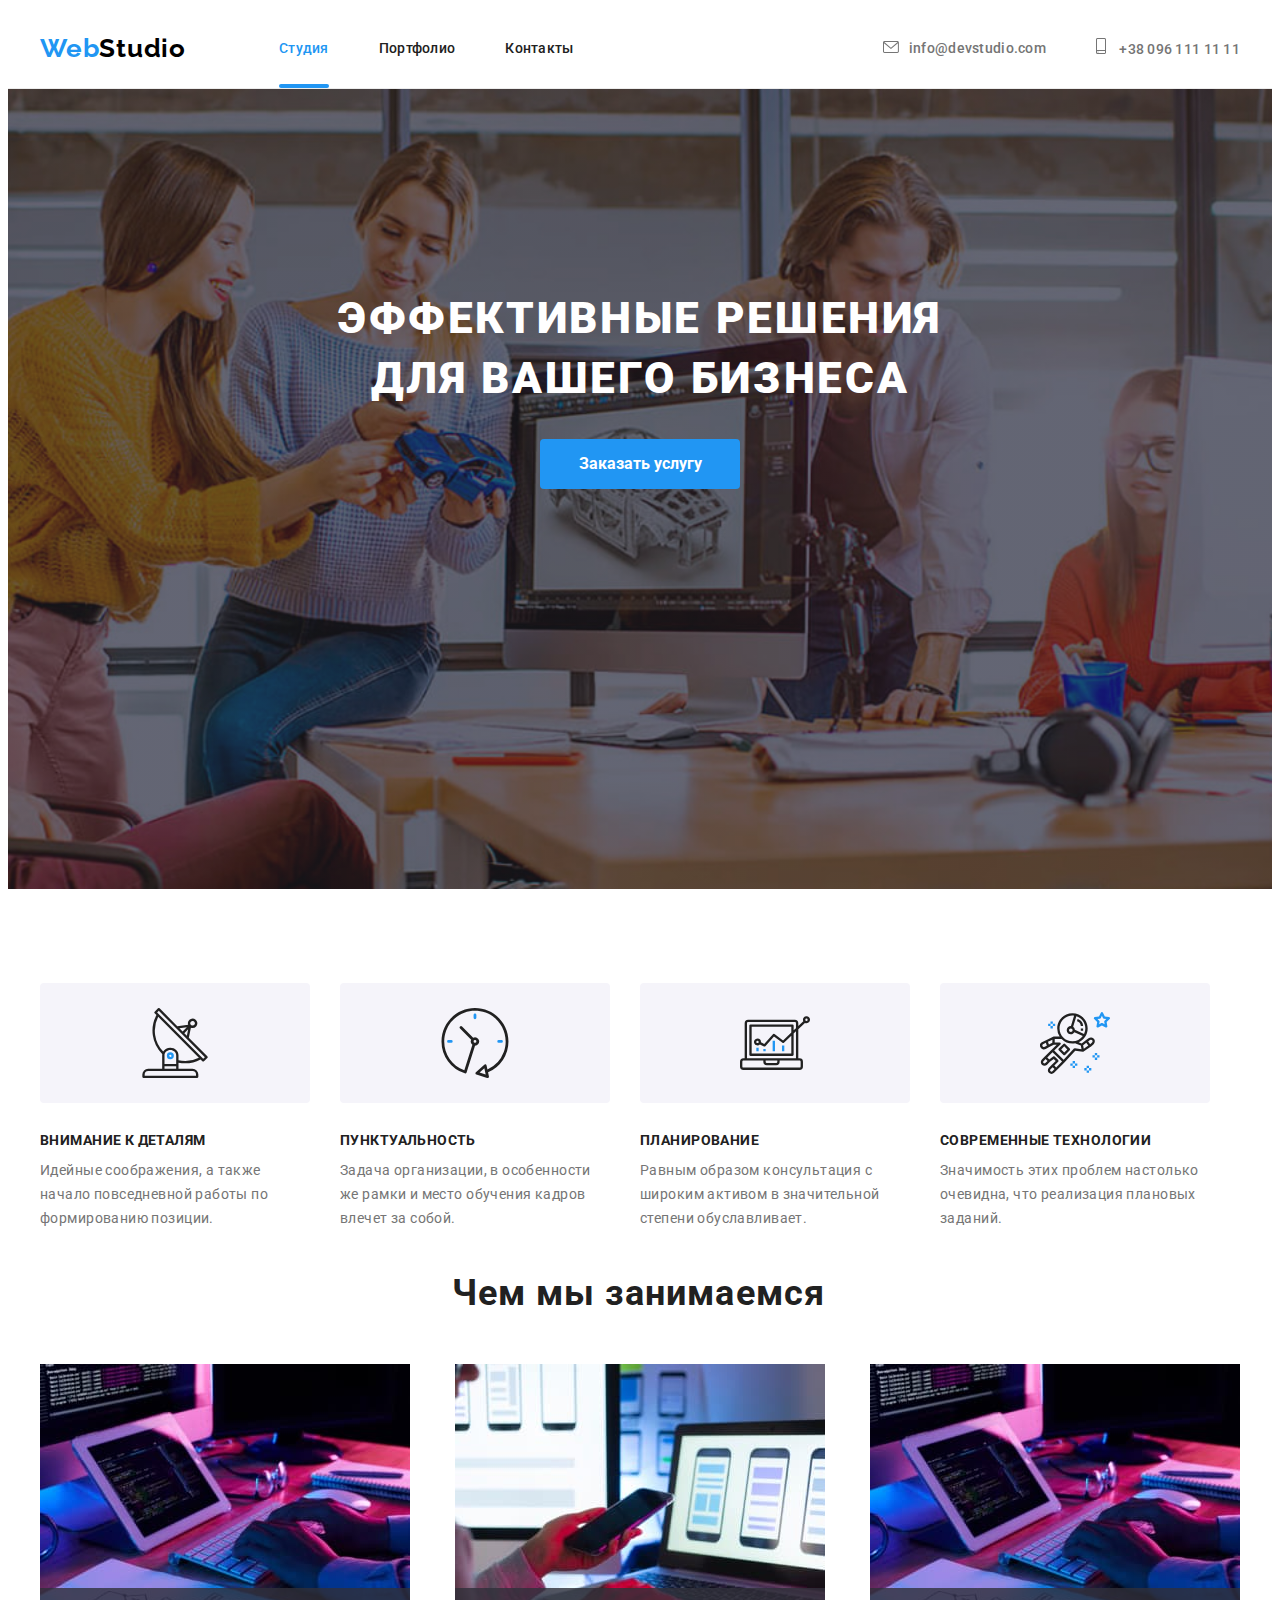
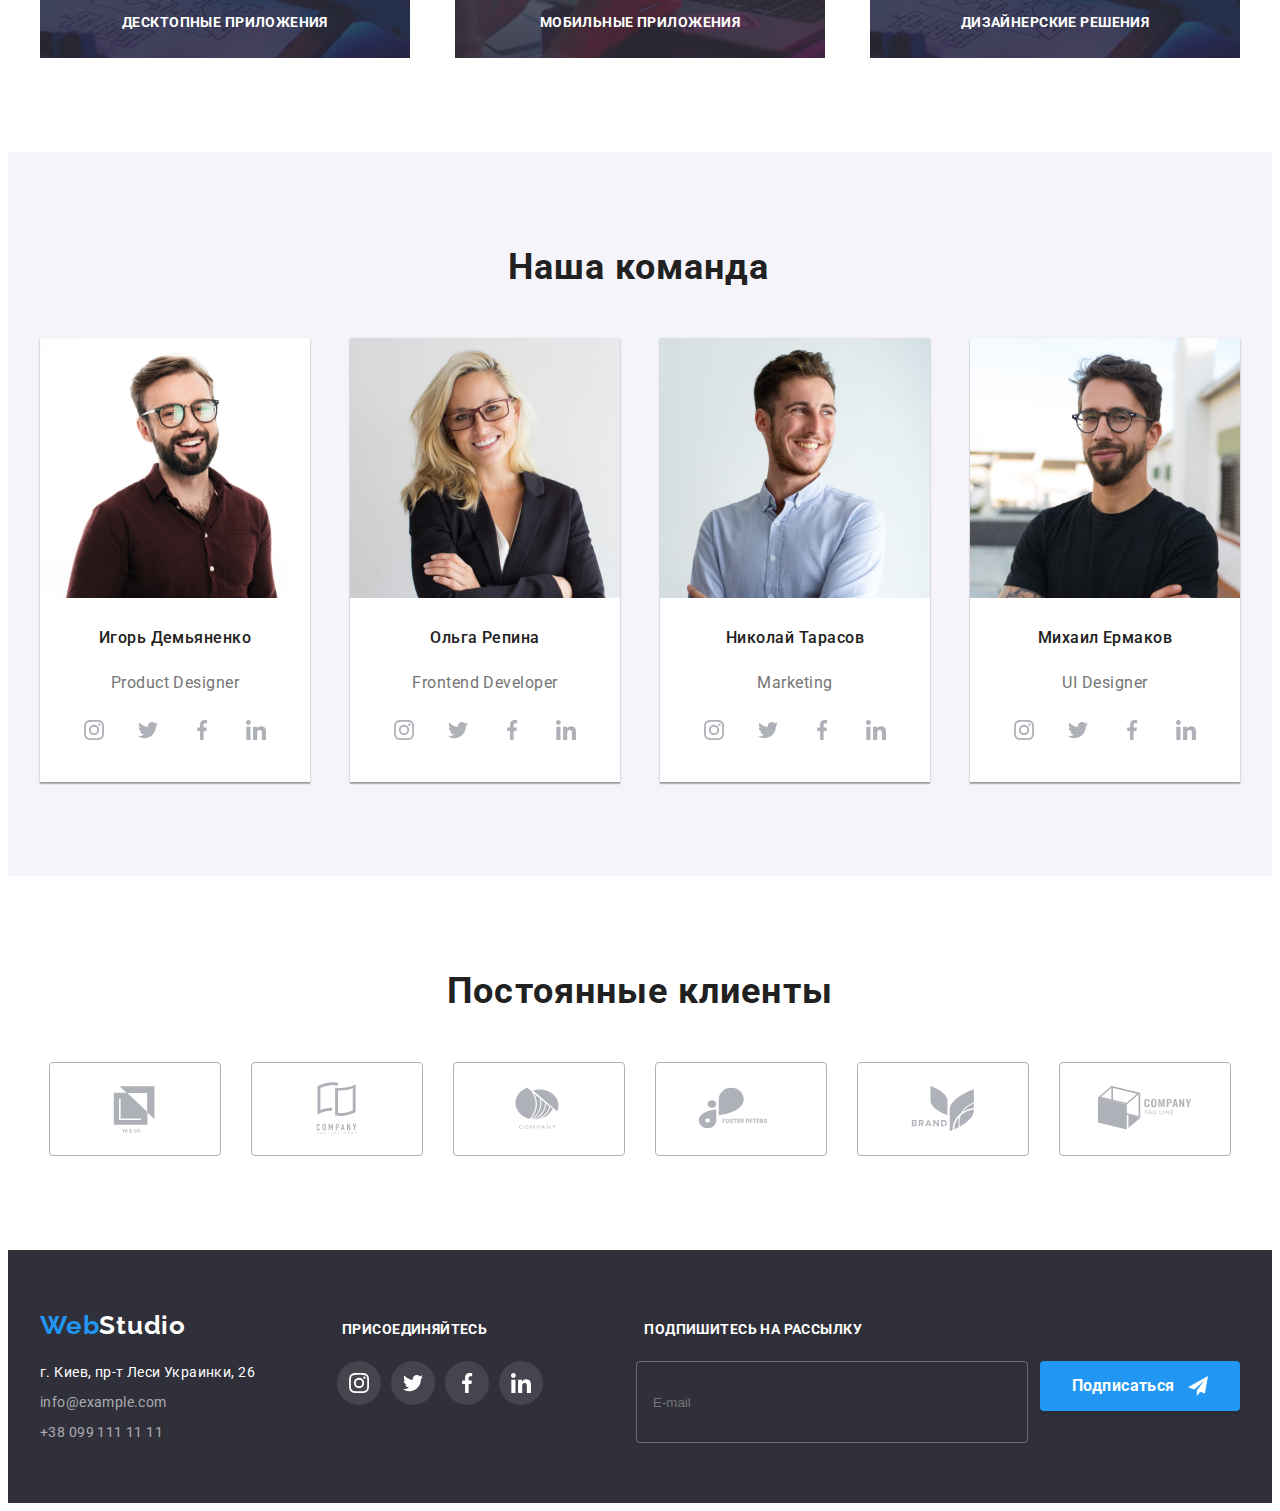
<file: index.html>
<!DOCTYPE html>
<html lang="ru">
  <head>
    <meta charset="UTF-8" />
    <meta http-equiv="X-UA-Compatible" content="IE=edge" />
    <meta name="viewport" content="width=device-width, initial-scale=1.0" />
    <title>Business company</title>
    <link
      rel="stylesheet"
      href="https://cdnjs.cloudflare.com/ajax/libs/modern-normalize/1.1.0/modern-normalize.min.css"
      integrity="sha512-wpPYUAdjBVSE4KJnH1VR1HeZfpl1ub8YT/NKx4PuQ5NmX2tKuGu6U/JRp5y+Y8XG2tV+wKQpNHVUX03MfMFn9Q=="
      crossorigin="anonymous"
      referrerpolicy="no-referrer"
    />
    <link rel="stylesheet" href="./css/styles.css" />
    <link rel="preconnect" href="https://fonts.googleapis.com" />
    <link rel="preconnect" href="https://fonts.gstatic.com" crossorigin />
    <link
      href="https://fonts.googleapis.com/css2?family=Raleway:wght@700&family=Roboto:wght@400;500;700;900&display=swap"
      rel="stylesheet"
    />
  </head>
  <body>
    <!--HEADER-->
    <header class="header">
      <div class="container header-nav">
        <nav class="header-nav">
          <a class="link logo" aria-label="Логотип" href="./index.html"
            >web<span class="black">Studio</span>
          </a>
          <ul class="list header-item">
            <li class="item">
              <a class="menu-link link current-page" href="./index.html"
                >студия</a
              >
            </li>
            <li class="item">
              <a class="menu-link link" href="./portfolio.html">портфолио</a>
            </li>
            <li class="item">
              <a class="menu-link link" href="#">контакты</a>
            </li>
          </ul>
        </nav>
        <ul class="list header-item">
          <li class="item">
            <a class="header-contacts link" href="mailto:info@devstudio.com"
              ><svg class="contact-icon" width="16" height="12">
                <use href="./Images/sprite.svg#icon-header_envelope"></use></svg
              >info@devstudio.com</a
            >
          </li>
          <li class="item">
            <a class="header-contacts link" href="tel:0961111111"
              ><svg class="contact-icon" width="10" height="16">
                <use href="./Images/sprite.svg#icon-header_smartphone"></use>
              </svg>
              +38 096 111 11 11</a
            >
          </li>
        </ul>
      </div>
    </header>
    <main>
      <!--HERO-->

      <section class="hero">
        <div class="container hero-container">
          <h1 class="hero-title">эффективные решения для вашего бизнеса</h1>
          <button data-modal-open class="modal-btn" type="button">
            Заказать услугу
          </button>
        </div>
      </section>

      <!-- BENEFITS -->
      <section class="benefits">
        <div class="container">
          <h2 class="hidden-title">Преимущества</h2>
          <ul class="list benefits-list">
            <li class="item inner-box">
              <div class="benefits-icon-wrapper">
                <svg width="70" height="70">
                  <use href="./Images/sprite.svg#icon-item_antenna"></use>
                </svg>
              </div>
              <h3 class="benefits-title">Внимание к деталям</h3>
              <p class="description">
                Идейные соображения, а также начало повседневной работы по
                формированию позиции.
              </p>
            </li>
            <li class="item inner-box">
              <div class="benefits-icon-wrapper">
                <svg width="70" height="70">
                  <use href="./Images/sprite.svg#icon-item_clock"></use>
                </svg>
              </div>
              <h3 class="benefits-title">Пунктуальность</h3>
              <p class="description">
                Задача организации, в особенности же рамки и место обучения
                кадров влечет за собой.
              </p>
            </li>
            <li class="item inner-box">
              <div class="benefits-icon-wrapper">
                <svg width="70" height="70">
                  <use href="./Images/sprite.svg#icon-item_diagram"></use>
                </svg>
              </div>
              <h3 class="benefits-title">Планирование</h3>
              <p class="description">
                Равным образом консультация с широким активом в значительной
                степени обуславливает.
              </p>
            </li>
            <li class="item inner-box">
              <div class="benefits-icon-wrapper">
                <svg width="70" height="70">
                  <use href="./Images/sprite.svg#icon-item_astronaut"></use>
                </svg>
              </div>
              <h3 class="benefits-title">Современные технологии</h3>
              <p class="description">
                Значимость этих проблем настолько очевидна, что реализация
                плановых заданий.
              </p>
            </li>
          </ul>
        </div>
      </section>
      <!-- ABOUT US -->

      <section class="about-us">
        <div class="container">
          <h2 class="about-us-title">Чем мы занимаемся</h2>
          <ul class="list about-us-list">
            <li class="about-us-img">
              <img
                src="./Images/work/1_man_typing.jpg"
                alt="набирает текст на клавиатуре компьютера"
                width="370"
                height="294"
              />
              <p class="about-us-description">десктопные приложения</p>
            </li>
            <li class="about-us-img">
              <img
                src="./Images/work/2_woman_look_at_the_phone.jpg"
                alt="женщина держит смартфон"
                width="370"
                height="294"
              />
              <p class="about-us-description">мобильные приложения</p>
            </li>
            <li class="about-us-img">
              <img
                src="./Images/work/1_man_typing.jpg"
                alt="палитра на планшете"
                width="370"
                height="294"
              />
              <p class="about-us-description">дизайнерские решения</p>
            </li>
          </ul>
        </div>
      </section>
      <!-- OUR TEAM -->

      <section class="our-team-section">
        <div class="container">
          <h2 class="our-team-title">Наша команда</h2>
          <ul class="list team-list">
            <li class="team-list-item">
              <img
                class="employee-image"
                src="./Images/team/Ihor_demianenko.jpg"
                alt="мужчина в очках"
                width="270"
                height="260"
              />
              <div class="team-card">
                <h3 class="employees-names">Игорь Демьяненко</h3>
                <p class="employee-description" lang="en">Product Designer</p>
                <ul class="list employee-social-list">
                  <li class="social-item">
                    <a
                      class="link employee-social-link"
                      href=""
                      target="_blank"
                      rel="noopener noreferrer"
                      aria-label="иконка Instagram"
                    >
                      <svg width="20" height="20">
                        <use
                          href="./Images/sprite.svg#icon-soc_instagram"
                        ></use>
                      </svg>
                    </a>
                  </li>
                  <li class="social-item">
                    <a
                      class="link employee-social-link"
                      href=""
                      target="_blank"
                      rel="noopener noreferrer"
                      aria-label="иконка Twitter"
                    >
                      <svg width="20" height="20">
                        <use href="./Images/sprite.svg#icon-soc_twitter"></use>
                      </svg>
                    </a>
                  </li>
                  <li class="social-item">
                    <a
                      class="link employee-social-link"
                      href=""
                      target="_blank"
                      rel="noopener noreferrer"
                      aria-label="иконка Facebook"
                    >
                      <svg width="20" height="20">
                        <use href="./Images/sprite.svg#icon-soc_facebook"></use>
                      </svg>
                    </a>
                  </li>
                  <li class="social-item">
                    <a
                      class="link employee-social-link"
                      href=""
                      target="_blank"
                      rel="noopener noreferrer"
                      aria-label="иконка Linkedin"
                    >
                      <svg width="20" height="20">
                        <use href="./Images/sprite.svg#icon-soc_linkedin"></use>
                      </svg>
                    </a>
                  </li>
                </ul>
              </div>
            </li>
            <li class="team-list-item">
              <img
                class="employee-image"
                src="./Images/team/olha_repina.jpg"
                alt="блондинка в очках"
                width="270"
                height="260"
              />
              <div class="team-card">
                <h3 class="employees-names">Ольга Репина</h3>
                <p class="employee-description" lang="en">Frontend Developer</p>
                <ul class="list employee-social-list">
                  <li class="social-item">
                    <a
                      class="link employee-social-link"
                      href=""
                      target="_blank"
                      rel="noopener noreferrer"
                      aria-label="иконка Instagram"
                    >
                      <svg width="20" height="20">
                        <use
                          href="./Images/sprite.svg#icon-soc_instagram"
                        ></use>
                      </svg>
                    </a>
                  </li>
                  <li class="social-item">
                    <a
                      class="link employee-social-link"
                      href=""
                      target="_blank"
                      rel="noopener noreferrer"
                      aria-label="иконка Twitter"
                    >
                      <svg width="20" height="20">
                        <use href="./Images/sprite.svg#icon-soc_twitter"></use>
                      </svg>
                    </a>
                  </li>
                  <li class="social-item">
                    <a
                      class="link employee-social-link"
                      href=""
                      target="_blank"
                      rel="noopener noreferrer"
                      aria-label="иконка Facebook"
                    >
                      <svg width="20" height="20">
                        <use href="./Images/sprite.svg#icon-soc_facebook"></use>
                      </svg>
                    </a>
                  </li>
                  <li class="social-item">
                    <a
                      class="link employee-social-link"
                      href=""
                      target="_blank"
                      rel="noopener noreferrer"
                      aria-label="иконка Linkedin"
                    >
                      <svg width="20" height="20">
                        <use href="./Images/sprite.svg#icon-soc_linkedin"></use>
                      </svg>
                    </a>
                  </li>
                </ul>
              </div>
            </li>
            <li class="team-list-item">
              <img
                class="employee-image"
                src="./Images/team/nikolay_tarasov.jpg"
                alt="шатен улыбается"
                width="270"
                height="260"
              />
              <div class="team-card">
                <h3 class="employees-names">Николай Тарасов</h3>
                <p class="employee-description" lang="en">Marketing</p>
                <ul class="list employee-social-list">
                  <li class="social-item">
                    <a
                      class="link employee-social-link"
                      href=""
                      target="_blank"
                      rel="noopener noreferrer"
                      aria-label="иконка Instagram"
                    >
                      <svg width="20" height="20">
                        <use
                          href="./Images/sprite.svg#icon-soc_instagram"
                        ></use>
                      </svg>
                    </a>
                  </li>
                  <li class="social-item">
                    <a
                      class="link employee-social-link"
                      href=""
                      target="_blank"
                      rel="noopener noreferrer"
                      aria-label="иконка Twitter"
                    >
                      <svg width="20" height="20">
                        <use href="./Images/sprite.svg#icon-soc_twitter"></use>
                      </svg>
                    </a>
                  </li>
                  <li class="social-item">
                    <a
                      class="link employee-social-link"
                      href=""
                      target="_blank"
                      rel="noopener noreferrer"
                      aria-label="иконка Facebook"
                    >
                      <svg width="20" height="20">
                        <use href="./Images/sprite.svg#icon-soc_facebook"></use>
                      </svg>
                    </a>
                  </li>
                  <li class="social-item">
                    <a
                      class="link employee-social-link"
                      href=""
                      target="_blank"
                      rel="noopener noreferrer"
                      aria-label="иконка Linkedin"
                    >
                      <svg width="20" height="20">
                        <use href="./Images/sprite.svg#icon-soc_linkedin"></use>
                      </svg>
                    </a>
                  </li>
                </ul>
              </div>
            </li>
            <li class="team-list-item">
              <img
                class="employee-image"
                src="./Images/team/mikhail_ermakov.jpg"
                alt="мужчина в черной футболке"
                width="270"
                height="260"
              />
              <div class="team-card">
                <h3 class="employees-names">Михаил Ермаков</h3>
                <p class="employee-description" lang="en">UI Designer</p>
                <ul class="list employee-social-list">
                  <li class="social-item">
                    <a
                      class="link employee-social-link"
                      href=""
                      target="_blank"
                      rel="noopener noreferrer"
                      aria-label="иконка Instagram"
                    >
                      <svg width="20" height="20">
                        <use
                          href="./Images/sprite.svg#icon-soc_instagram"
                        ></use>
                      </svg>
                    </a>
                  </li>
                  <li class="social-item">
                    <a
                      class="link employee-social-link"
                      href=""
                      target="_blank"
                      rel="noopener noreferrer"
                      aria-label="иконка Twitter"
                    >
                      <svg width="20" height="20">
                        <use href="./Images/sprite.svg#icon-soc_twitter"></use>
                      </svg>
                    </a>
                  </li>
                  <li class="social-item">
                    <a
                      class="link employee-social-link"
                      href=""
                      target="_blank"
                      rel="noopener noreferrer"
                      aria-label="иконка Facebook"
                    >
                      <svg width="20" height="20">
                        <use href="./Images/sprite.svg#icon-soc_facebook"></use>
                      </svg>
                    </a>
                  </li>
                  <li class="social-item">
                    <a
                      class="link employee-social-link"
                      href=""
                      target="_blank"
                      rel="noopener noreferrer"
                      aria-label="иконка Linkedin"
                    >
                      <svg width="20" height="20">
                        <use href="./Images/sprite.svg#icon-soc_linkedin"></use>
                      </svg>
                    </a>
                  </li>
                </ul>
              </div>
            </li>
          </ul>
        </div>
      </section>
      <!-- CLIENTS -->
      <section class="clients">
        <div class="container">
          <h2 class="clients-title">Постоянные клиенты</h2>
          <ul class="list client-list">
            <li class="client-item">
              <a class="client-list-link" href="#" aria-label="логотип клиента">
                <svg class="client-logo" width="106px" height="60">
                  <use href="./Images/sprite.svg#icon-logo_one"></use>
                </svg>
              </a>
            </li>
            <li class="client-item">
              <a class="client-list-link" href="#" aria-label="логотип клиента">
                <svg class="client-logo" width="106px" height="60">
                  <use href="./Images/sprite.svg#icon-logo_two"></use>
                </svg>
              </a>
            </li>
            <li class="client-item">
              <a class="client-list-link" href="#" aria-label="логотип клиента">
                <svg class="client-logo" width="106px" height="60">
                  <use href="./Images/sprite.svg#icon-logo_three"></use>
                </svg>
              </a>
            </li>
            <li class="client-item">
              <a class="client-list-link" href="#" aria-label="логотип клиента">
                <svg class="client-logo" width="106px" height="60">
                  <use href="./Images/sprite.svg#icon-logo_four"></use>
                </svg>
              </a>
            </li>
            <li class="client-item">
              <a class="client-list-link" href="#" aria-label="логотип клиента">
                <svg class="client-logo" width="106px" height="60">
                  <use href="./Images/sprite.svg#icon-logo_five"></use>
                </svg>
              </a>
            </li>
            <li class="client-item">
              <a class="client-list-link" href="#" aria-label="логотип клиента">
                <svg class="client-logo" width="106px" height="60">
                  <use href="./Images/sprite.svg#icon-logo_six"></use>
                </svg>
              </a>
            </li>
          </ul>
        </div>
      </section>
    </main>
    <!-- FOOTER -->

    <footer class="footer">
      <div class="container">
        <div class="footer-logo">
          <a class="link logo" href="./index.html">
            web<span class="white">Studio</span></a
          >
        </div>
        <h3 class="join-title">присоединяйтесь</h3>
        <h3 class="join-title">подпишитесь на рассылку</h3>
        <address class="address">
          <div class="address-box">
            <ul class="list">
              <li class="address-box-item">
                <a
                  class="link address"
                  href="https://goo.gl/maps/ie7istwT3fBo9TBA6"
                  target="_blank"
                  rel="noopener noreferrer"
                  >г. Киев, пр-т Леси Украинки, 26</a
                >
              </li>
              <li class="address-box-item">
                <a class="link contact-footer" href="mailto:info@example.com"
                  >info@example.com</a
                >
              </li>
              <li class="address-box-item">
                <a class="link contact-footer" href="tel:0991111111"
                  >+38 099 111 11 11</a
                >
              </li>
            </ul>
          </div>
          <div class="join-links">
            <ul class="list studio-social-list">
              <li class="social-item">
                <a
                  class="link studio-social-link"
                  href=""
                  target="_blank"
                  rel="noopener noreferrer"
                  aria-label="иконка Instagramm"
                >
                  <svg width="20" height="20">
                    <use href="./Images/sprite.svg#icon-soc_instagram"></use>
                  </svg>
                </a>
              </li>
              <li class="social-item">
                <a
                  class="link studio-social-link"
                  href=""
                  target="_blank"
                  rel="noopener noreferrer"
                  aria-label="иконка Twitter"
                >
                  <svg width="20" height="20">
                    <use href="./Images/sprite.svg#icon-soc_twitter"></use>
                  </svg>
                </a>
              </li>
              <li class="social-item">
                <a
                  class="link studio-social-link"
                  href=""
                  target="_blank"
                  rel="noopener noreferrer"
                  aria-label="иконка Facebook"
                >
                  <svg width="20" height="20">
                    <use href="./Images/sprite.svg#icon-soc_facebook"></use>
                  </svg>
                </a>
              </li>
              <li class="social-item">
                <a
                  class="link studio-social-link"
                  href=""
                  target="_blank"
                  rel="noopener noreferrer"
                  aria-label="иконка Linkedin"
                >
                  <svg width="20" height="20">
                    <use href="./Images/sprite.svg#icon-soc_linkedin"></use>
                  </svg>
                </a>
              </li>
            </ul>
          </div>
          <div class="submit-footer-container">
            <form>
              <input
                type="email"
                placeholder="E-mail"
                class="mail-form-footer"
                name="email-footer"
              />
            </form>
            <button
              class="join-footer-btn btn modal-btn submit-btn"
              type="submit"
            >
              Подписаться
              <svg class="icon-send" width="20px" height="20px">
                <use href="./Images/sprite.svg#icon_send"></use>
              </svg>
            </button>
          </div>
        </address>
      </div>
    </footer>
    <!-- MODAL WINDOW -->

    <div class="backdrop is-hidden" data-modal>
      <div class="modal">
        <button data-modal-close class="close-modal-btn">
          <svg width="11" height="11">
            <use href="./Images/sprite.svg#icon_cross"></use>
          </svg>
        </button>
        <strong class="form-title"
          >Оставьте свои данные, мы вам перезвоним</strong
        >
        <form>
          <label class="modal-form-group">
            <span class="form-modal-label">Имя</span>
            <input
              class="modal-form-input"
              type="text"
              name="user-name"
              placeholder=" "
            />
            <svg class="modal-form-icon" width="12" height="12">
              <use href="./Images/sprite.svg#icon_modal_man"></use>
            </svg>
          </label>

          <label class="modal-form-group">
            <span class="form-modal-label">Телефон</span>
            <input
              class="modal-form-input"
              type="tel"
              name="user-phone"
              placeholder=" "
            />
            <svg class="modal-form-icon" width="13" height="13">
              <use href="./Images/sprite.svg#icon_modal_phone"></use>
            </svg>
          </label>
          <label class="modal-form-group">
            <span class="form-modal-label">Почта</span>
            <input
              class="modal-form-input"
              type="email"
              name="user-mail"
              placeholder=" "
            />
            <svg class="modal-form-icon" width="15" height="12">
              <use href="./Images/sprite.svg#icon_modal_envelope"></use>
            </svg>
          </label>

          <label class="modal-form-comment">
            <span class="form-modal-label">Комментарий</span>
            <textarea
              class="textarea-input"
              name="feedback"
              placeholder="Введите текст"
            ></textarea>
          </label>

          <label class="form-policy-group">
            <input class="checkbox" type="checkbox" name="policy-check" />
            <span class="custom-checkbox-icon"> </span>
            <span class="form-policy-description"
              >Соглашаюсь с рассылкой и принимаю
              <a class="form-policy-link" href="">Условия договора</a>
            </span>
          </label>
        </form>

        <button class="btn modal-btn submit-btn" type="submit">
          Отправить
        </button>
      </div>
    </div>

    <script src="./js/modal.js"></script>
  </body>
</html>
</file>
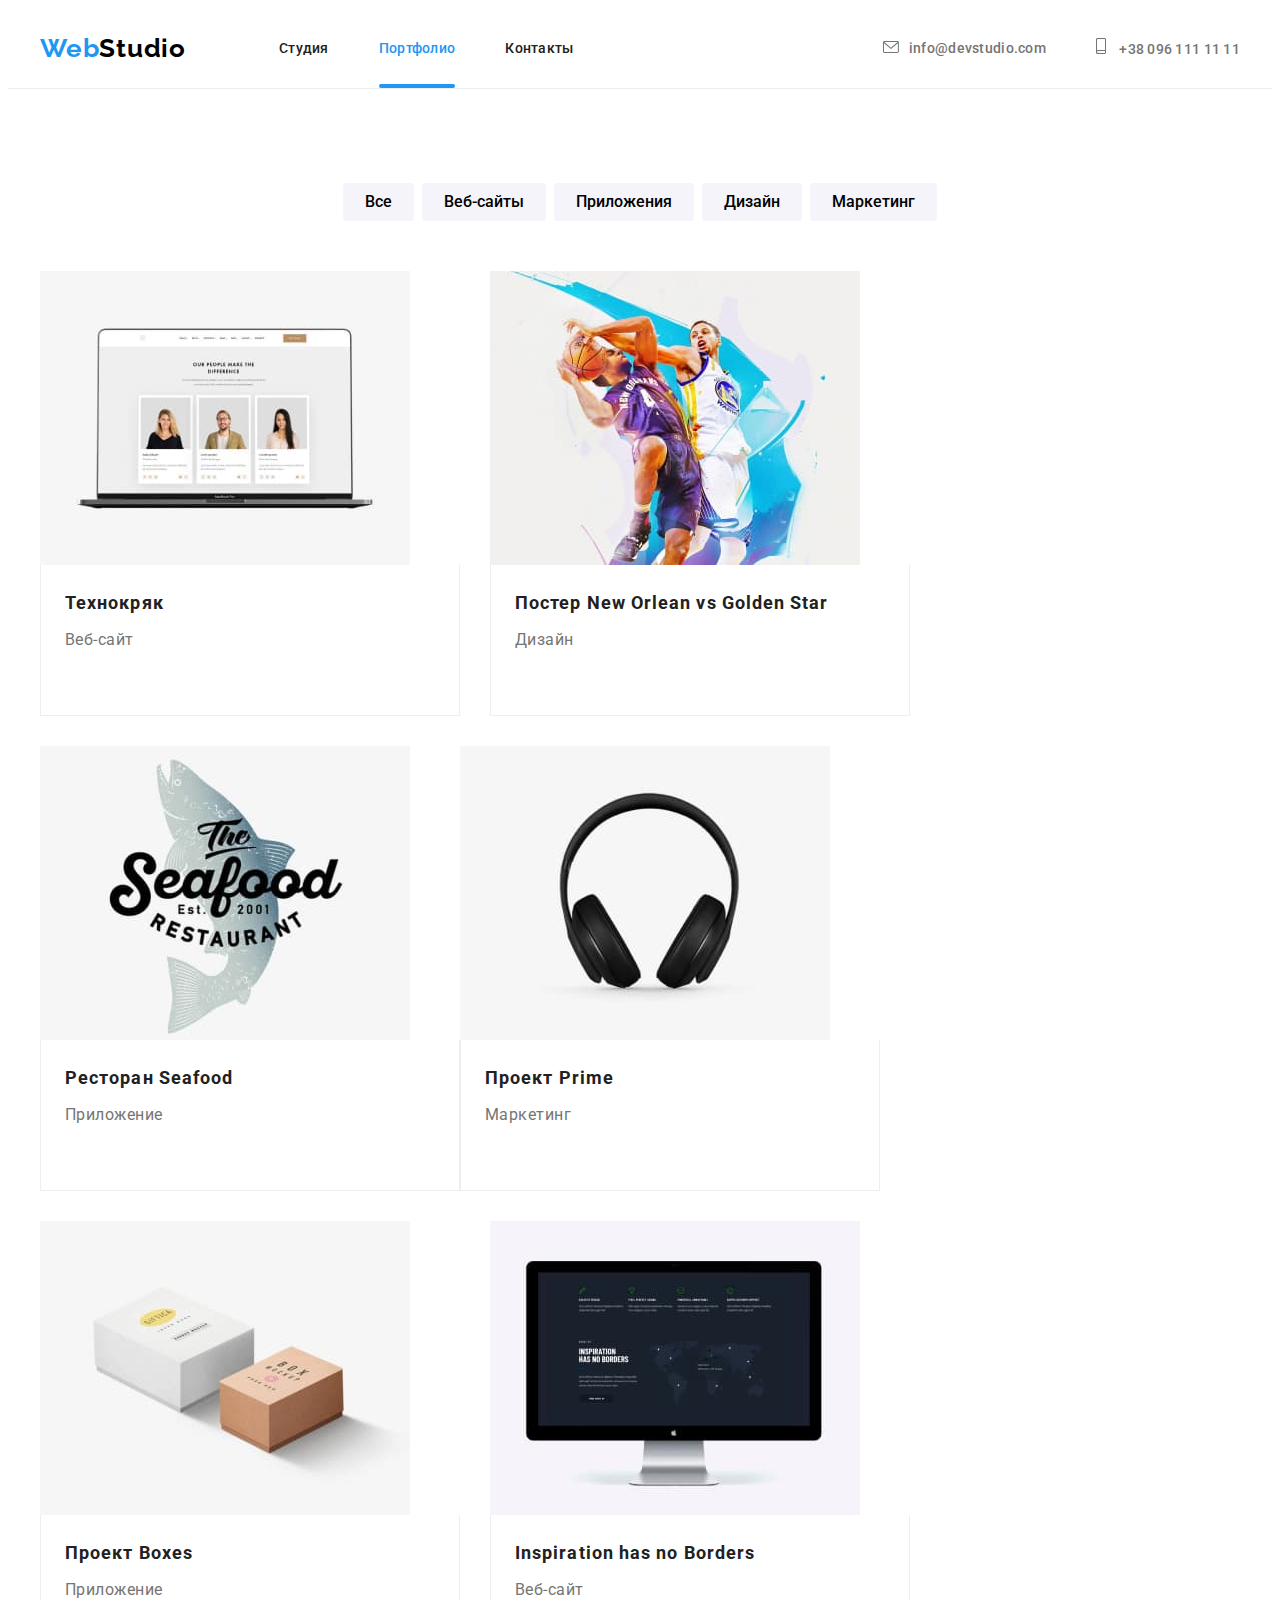
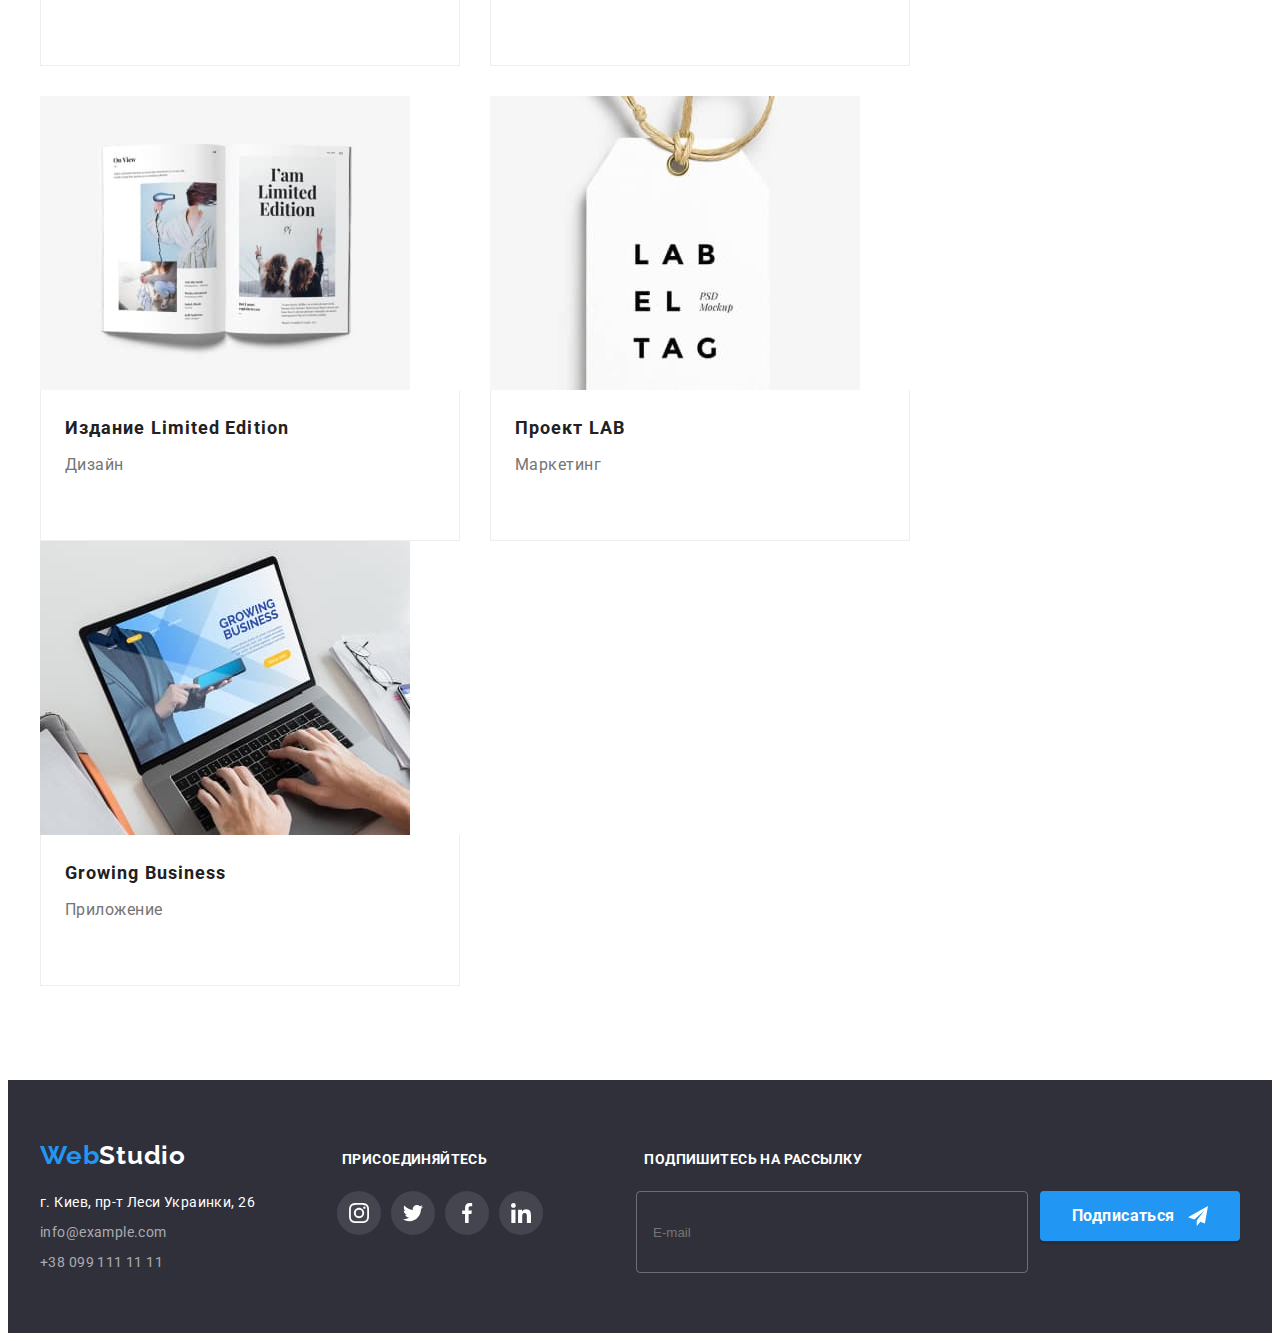
<file: portfolio.html>
<!DOCTYPE html>
<html lang="en">
  <head>
    <meta charset="UTF-8" />
    <meta http-equiv="X-UA-Compatible" content="IE=edge" />
    <meta name="viewport" content="width=device-width, initial-scale=1.0" />
    <title>Portfolio_page</title>
    <link
      rel="stylesheet"
      href="https://cdnjs.cloudflare.com/ajax/libs/modern-normalize/1.1.0/modern-normalize.min.css"
      integrity="sha512-wpPYUAdjBVSE4KJnH1VR1HeZfpl1ub8YT/NKx4PuQ5NmX2tKuGu6U/JRp5y+Y8XG2tV+wKQpNHVUX03MfMFn9Q=="
      crossorigin="anonymous"
      referrerpolicy="no-referrer"
    />
    <link rel="stylesheet" href="./css/styles.css" />
    <link rel="preconnect" href="https://fonts.googleapis.com" />
    <link rel="preconnect" href="https://fonts.gstatic.com" crossorigin />
    <link
      href="https://fonts.googleapis.com/css2?family=Raleway:wght@700&family=Roboto:wght@400;500;700;900&display=swap"
      rel="stylesheet"
    />
  </head>

  <body>
    <!--HEADER-->
    <header class="header">
      <div class="container header-nav">
        <nav class="header-nav">
          <a class="link logo" href="./index.html" aria-label="Логотип"
            >web<span class="black">Studio</span>
          </a>
          <ul class="list header-item">
            <li class="item">
              <a class="menu-link link" href="./index.html">студия</a>
            </li>
            <li class="item">
              <a class="menu-link link current-page" href="./portfolio.html"
                >портфолио</a
              >
            </li>
            <li class="item">
              <a class="menu-link link" href="#">контакты</a>
            </li>
          </ul>
        </nav>
        <ul class="list header-item">
          <li class="item">
            <a class="header-contacts link" href="mailto:info@devstudio.com"
              ><svg class="contact-icon" width="16" height="12">
                <use href="./Images/sprite.svg#icon-header_envelope"></use></svg
              >info@devstudio.com</a
            >
          </li>
          <li class="item">
            <a class="header-contacts link" href="tel:0961111111"
              ><svg class="contact-icon" width="10" height="16">
                <use href="./Images/sprite.svg#icon-header_smartphone"></use>
              </svg>
              +38 096 111 11 11</a
            >
          </li>
        </ul>
      </div>
    </header>
    <!--примеры работ-->
    <main>
      <!--Filter buttons-->
      <section class="filter-items-section">
        <div class="container">
          <h1 hidden>примеры работ</h1>
          <div>
            <ul class="list btn-list">
              <li class="btn-list-item">
                <button class="filter-btn" type="button">Все</button>
              </li>
              <li class="btn-list-item">
                <button class="filter-btn" type="button">Веб-сайты</button>
              </li>
              <li class="btn-list-item">
                <button class="filter-btn" type="button">Приложения</button>
              </li>
              <li class="btn-list-item">
                <button class="filter-btn" type="button">Дизайн</button>
              </li>
              <li class="btn-list-item">
                <button class="filter-btn" type="button">Маркетинг</button>
              </li>
            </ul>
          </div>
        </div>
        <!--Art items-->
        <div class="container">
          <ul class="listlink list gallery-list">
            <li class="gallery-item">
              <a class="card-item" href="#">
                <img
                  src="./Images/portfolio/img.jpg"
                  alt="ноутбук"
                  width="370"
                  height="294"
                />
                <div class="card-description-box">
                  <h3 class="card-name">Технокряк</h3>
                  <p class="card-description">Веб-сайт</p>
                </div>
                <div class="card-overlay">
                  <p class="overlay-description">
                    Ресурс предлагает комплексные предложения с разным уровнем
                    функционала и сервисов. Все это позволит посетителю получить
                    исчерпывающие сведения о компании или частном лице.
                  </p>
                </div>
              </a>
            </li>
            <li class="gallery-item">
              <a class="card-item" href="#">
                <img
                  src="./Images/portfolio/img-2.jpg"
                  alt="баскетболисты"
                  width="370"
                  height="294"
                />
                <div class="card-description-box">
                  <h3 class="card-name">
                    Постер <span lang="en">New Orlean vs Golden Star</span>
                  </h3>
                  <p class="card-description">Дизайн</p>
                </div>
                <div class="card-overlay">
                  <p class="overlay-description">
                    Ресурс предлагает комплексные предложения с разным уровнем
                    функционала и сервисов. Все это позволит посетителю получить
                    исчерпывающие сведения о компании или частном лице.
                  </p>
                </div>
              </a>
            </li>
            <li class="gallery-item">
              <a class="card-item" href="#">
                <img
                  src="./Images/portfolio/img-3.jpg"
                  alt="логотип ресторана"
                  width="370"
                  height="294"
                />
                <div class="card-description-box">
                  <h3 class="card-name">
                    Ресторан <span lang="en">Seafood</span>
                  </h3>
                  <p class="card-description">Приложение</p>
                </div>
                <div class="card-overlay">
                  <p class="overlay-description">
                    Ресурс предлагает комплексные предложения с разным уровнем
                    функционала и сервисов. Все это позволит посетителю получить
                    исчерпывающие сведения о компании или частном лице.
                  </p>
                </div>
              </a>
            </li>
            <li class="gallery-item">
              <a class="card-item" href="#">
                <img
                  src="./Images/portfolio/img-4.jpg"
                  alt="наушники"
                  width="370"
                  height="294"
                />
                <div class="card-description-box">
                  <h3 class="card-name">Проект <span lang="en">Prime</span></h3>
                  <p class="card-description">Маркетинг</p>
                </div>
                <div class="card-overlay">
                  <p class="overlay-description">
                    Ресурс предлагает комплексные предложения с разным уровнем
                    функционала и сервисов. Все это позволит посетителю получить
                    исчерпывающие сведения о компании или частном лице.
                  </p>
                </div>
              </a>
            </li>
            <li class="gallery-item">
              <a class="card-item" href="#">
                <img
                  src="./Images/portfolio/img-5.jpg"
                  alt="две коробки"
                  width="370"
                  height="294"
                />
                <div class="card-description-box">
                  <h3 class="card-name">Проект <span lang="en">Boxes</span></h3>
                  <p class="card-description">Приложение</p>
                </div>
                <div class="card-overlay">
                  <p class="overlay-description">
                    Ресурс предлагает комплексные предложения с разным уровнем
                    функционала и сервисов. Все это позволит посетителю получить
                    исчерпывающие сведения о компании или частном лице.
                  </p>
                </div>
              </a>
            </li>
            <li class="gallery-item">
              <a class="card-item" href="#">
                <img
                  src="./Images/portfolio/img-6.jpg"
                  alt="монитор компьютера"
                  width="370"
                  height="294"
                />
                <div class="card-description-box">
                  <h3 class="card-name">
                    <span lang="en">Inspiration has no Borders</span>
                  </h3>
                  <p class="card-description">Веб-сайт</p>
                </div>
                <div class="card-overlay">
                  <p class="overlay-description">
                    Ресурс предлагает комплексные предложения с разным уровнем
                    функционала и сервисов. Все это позволит посетителю получить
                    исчерпывающие сведения о компании или частном лице.
                  </p>
                </div>
              </a>
            </li>
            <li class="gallery-item">
              <a class="card-item" href="#">
                <img
                  src="./Images/portfolio/img-7.jpg"
                  alt="разворот журнала"
                  width="370"
                  height="294"
                />
                <div class="card-description-box">
                  <h3 class="card-name">
                    Издание <span lang="en">Limited Edition</span>
                  </h3>
                  <p class="card-description">Дизайн</p>
                </div>
                <div class="card-overlay">
                  <p class="overlay-description">
                    Ресурс предлагает комплексные предложения с разным уровнем
                    функционала и сервисов. Все это позволит посетителю получить
                    исчерпывающие сведения о компании или частном лице.
                  </p>
                </div>
              </a>
            </li>
            <li class="gallery-item">
              <a class="card-item" href="#">
                <img
                  src="./Images/portfolio/img-8.jpg"
                  alt="мокап логотипа на картоне"
                  width="370"
                  height="294"
                />
                <div class="card-description-box">
                  <h3 class="card-name">Проект <span lang="en">LAB</span></h3>
                  <p class="card-description">Маркетинг</p>
                </div>
                <div class="card-overlay">
                  <p class="overlay-description">
                    Ресурс предлагает комплексные предложения с разным уровнем
                    функционала и сервисов. Все это позволит посетителю получить
                    исчерпывающие сведения о компании или частном лице.
                  </p>
                </div>
              </a>
            </li>
            <li class="gallery-item">
              <a class="card-item" href="#">
                <img
                  src="./Images/portfolio/img-9.jpg"
                  alt="руки на клавиатуре ноутбука"
                  width="370"
                  height="294"
                />
                <div class="card-description-box">
                  <h3 class="card-name">Growing Business</h3>
                  <p class="card-description">Приложение</p>
                </div>
                <div class="card-overlay">
                  <p class="overlay-description">
                    Ресурс предлагает комплексные предложения с разным уровнем
                    функционала и сервисов. Все это позволит посетителю получить
                    исчерпывающие сведения о компании или частном лице.
                  </p>
                </div>
              </a>
            </li>
          </ul>
        </div>
      </section>
    </main>
    <!-- FOOTER -->
    <footer class="footer">
      <div class="container">
        <div class="footer-logo">
          <a class="link logo" href="./index.html">
            web<span class="white">Studio</span></a
          >
        </div>
        <h3 class="join-title">присоединяйтесь</h3>
        <h3 class="join-title">подпишитесь на рассылку</h3>
        <address class="address">
          <div class="address-box">
            <ul class="list">
              <li class="address-box-item">
                <a
                  class="link address"
                  href="https://goo.gl/maps/ie7istwT3fBo9TBA6"
                  target="_blank"
                  rel="noopener noreferrer"
                  >г. Киев, пр-т Леси Украинки, 26</a
                >
              </li>
              <li class="address-box-item">
                <a class="link contact-footer" href="mailto:info@example.com"
                  >info@example.com</a
                >
              </li>
              <li class="address-box-item">
                <a class="link contact-footer" href="tel:0991111111"
                  >+38 099 111 11 11</a
                >
              </li>
            </ul>
          </div>
          <div class="join-links">
            <ul class="list studio-social-list">
              <li class="social-item">
                <a
                  class="link studio-social-link"
                  href=""
                  target="_blank"
                  rel="noopener noreferrer"
                  aria-label="иконка Instagramm"
                >
                  <svg width="20" height="20">
                    <use href="./Images/sprite.svg#icon-soc_instagram"></use>
                  </svg>
                </a>
              </li>
              <li class="social-item">
                <a
                  class="link studio-social-link"
                  href=""
                  target="_blank"
                  rel="noopener noreferrer"
                  aria-label="иконка Twitter"
                >
                  <svg width="20" height="20">
                    <use href="./Images/sprite.svg#icon-soc_twitter"></use>
                  </svg>
                </a>
              </li>
              <li class="social-item">
                <a
                  class="link studio-social-link"
                  href=""
                  target="_blank"
                  rel="noopener noreferrer"
                  aria-label="иконка Facebook"
                >
                  <svg width="20" height="20">
                    <use href="./Images/sprite.svg#icon-soc_facebook"></use>
                  </svg>
                </a>
              </li>
              <li class="social-item">
                <a
                  class="link studio-social-link"
                  href=""
                  target="_blank"
                  rel="noopener noreferrer"
                  aria-label="иконка Linkedin"
                >
                  <svg width="20" height="20">
                    <use href="./Images/sprite.svg#icon-soc_linkedin"></use>
                  </svg>
                </a>
              </li>
            </ul>
          </div>
          <div class="submit-footer-container">
            <form class="submit-footer-form">
              <input
                type="email"
                placeholder="E-mail"
                class="mail-form-footer"
                name="email-footer"
              />
            </form>
            <button
              class="join-footer-btn btn modal-btn submit-btn"
              type="submit"
            >
              Подписаться
              <svg class="icon-send" width="20px" height="20px">
                <use href="./Images/sprite.svg#icon_send"></use>
              </svg>
            </button>
          </div>
        </address>
      </div>
    </footer>
  </body>
</html>
</file>
<file: css/styles.css>
:root {
  --accent-color: #2196f3;
  --logo-main: #000;
  --logo-light: #ffffff;
  --background-dark-color: #2f303a;
  --filter-btn-background-color: #f5f4fa;
  --card-description-color: #757575;
  --header-contacts-color: #757575;
  --main-body-color: #212121;
  --background-body-color: #ffffff;
  --modal-btn-font-color: #ffffff;
  --hero-title-color: #ffffff;
  --logo-icon-border: #afb1b8;
  --accent-btn-hover: #188CE8;
  
  
}

body {
  font-family: "Roboto", sans-serif;
  color: var(--main-body-color);
  background-color: var(--background-body-color);
  font-size: 14px;
}
h1,
h2,
h3,
h4,
h5,
h6,
ul {
  margin: 0;
  padding: 0;
}
img {
  display: block;
}

.container {
  width: 1200px;
  padding-left: 15px;
  padding-right: 15px;
  margin-left: auto;
  margin-right: auto;
}

.link {
  text-decoration: none;
  color: currentColor;
}
.list {
  display: flex;
  list-style: none;
  align-items: center;
}
/* header - logo - nav - contacts */

.header {
  border-bottom: 1px solid #ececec;
}

.header-nav {
  display: flex;
  height: 80px;
  align-items: center;
}
.header-item {
  display: flex;
  margin: 0;
}

.header-item .item {
  margin-right: 50px;
}
.header-item .item:last-child {
  margin-right: 0;
}

.logo {
  font-family: "Raleway", sans-serif;
  font-style: normal;
  font-weight: 700;
  font-size: 26px;
  line-height: 1.19;
  letter-spacing: 0.03em;
  color: var(--accent-color);
  text-transform: capitalize;

  margin-top: 0;
  margin-right: 93px;
  margin-bottom: 0;
  margin-left: 0;
}
.black {
  color: var(--logo-main);
}

.current-page {
  color: var(--accent-color);
}

.menu-link {
  position: relative;
  font-style: normal;
  font-weight: 500;
  line-height: 1.14;
  letter-spacing: 0.02em;
  text-transform: capitalize;

  padding-top: 32px;
  padding-bottom: 32px;

  transition: color 250ms cubic-bezier(0.4, 0, 0.2, 1);
}
.menu-link:hover,
.menu-link:focus {
  color: var(--accent-color);
}


.current-page.menu-link.link::after {
  position: absolute;
  bottom: 0;

  content: '';
  display: block;
  width: 100%;
  height: 4px;
  border-radius: 2px;

  background-color: currentColor;
}

.header-contacts {
  font-style: normal;
  font-weight: 500;
  line-height: 1.14;
  letter-spacing: 0.02em;
  color: var(--header-contacts-color);
  fill: var(--header-contacts-color);

  transition: color 250ms cubic-bezier(0.4, 0, 0.2, 1),
  fill 250ms cubic-bezier(0.4, 0, 0.2, 1) ;
}

.contact-icon {
  display: inline-block;
  margin-right: 10px;
  align-content: center;
}

.header-nav .list:last-child {
  margin-left: auto;
}
/* all contacts hovers */

.header-contacts:hover,
.header-contacts:focus,
.contact-footer:hover,
.contact-footer:focus,
.address:hover,
.address:focus {
  color: var(--accent-color);
  fill: var(--accent-color);
}

/* HERO */
.hero {
  url(../Images/background/people.jpg);
  height: 600px;
  margin-left: auto;
  margin-right: auto;
  padding-top: 200px;
  background-image: linear-gradient(
  to right,
  rgba(47, 48, 58, 0.4),
  rgba(47, 48, 58, 0.4) ), 
  url(../Images/background/people.jpg);
  background-repeat: no-repeat;
  background-size: cover;
  background-position: center;
}
.hero-container {
  align-items: center;
  justify-content: center;
}
.hero-title {
  width: 696px;
  height: 120px;
  font-style: normal;
  font-weight: 900;
  font-size: 44px;
  line-height: 1.36;
  letter-spacing: 0.06em;
  text-transform: uppercase;
  color: var(--hero-title-color);
  text-align: center;
  margin-top: 0;
  margin-left: auto;
  margin-right: auto;
  margin-bottom: 30px;
}
.modal-btn {
  display: flex;
  width: 200px;
  height: 50px;
  border: none;
  border-radius: 4px;
  font-family: inherit;
  font-style: normal;
  font-weight: 700;
  font-size: 16px;
  line-height: 1.88;
  justify-content: space-around;
  letter-spacing: inherit;
  color: var(--modal-btn-font-color);
  background: var(--accent-color);
  cursor: pointer;
  padding-top: 10px;
  padding-right: 32px;
  padding-bottom: 10px;
  padding-left: 32px;
  margin-left: auto;
  margin-right: auto;

  transition: background-color 250ms cubic-bezier(0.4, 0, 0.2, 1);
}
.modal-btn:hover,
.modal-btn:focus {
  background-color: var(--accent-btn-hover);

}

/* BENEFITS */
.hidden-title {
  visibility: hidden;
  position: absolute;
  width: 1px;
  height: 1px;
  margin: -1px;
  border: 0;
  padding: 0;
  white-space: nowrap;
  clip-path: inset(100%);
  clip: rect(0 0 0 0);
  overflow: hidden;
}

.benefits-icon-wrapper {
  width: 270px;
  height: 120px;
  background-color: var(--filter-btn-background-color);
  margin-bottom: 30px;
  display: flex;
  align-items: center;
  justify-content: center;
  border-radius: 4px;
}

.inner-box {
  width: 270px;
  height: 101px;
}
.benefits {
  padding-top: 94px;
  padding-bottom: 94px;
}

.benefits-list .item {
  margin-right: 30px;
}
.benefits-list .item:last-child {
  margin-right: 0px;
}
.benefits-title {
  font-style: normal;
  font-weight: 700;
  font-size: 14px;
  line-height: 1.14;
  letter-spacing: 0.03em;
  text-transform: uppercase;
  margin-bottom: 10px;
}
.description {
  font-style: normal;
  font-weight: 400;
  line-height: 1.71;
  letter-spacing: 0.03em;
  color: var(--card-description-color);
  margin: 0;
}
/* ABOUT US */
/* .about-us {
  width: 1170px;
  height: 386px;
} */
.about-us {
  padding-top: 94px;
  padding-bottom: 94px;
}

.about-us-title {
  width: 377px;
  height: 42px;
  font-style: normal;
  font-weight: 700;
  font-size: 36px;
  line-height: 1.17;
  letter-spacing: 0.03em;
  color: var(--main-body-color);
  margin-left: auto;
  margin-right: auto;
  margin-bottom: 50px;
}

.about-us-list {
  justify-content: space-between;
}

.about-us-img {
  width: 370px;
  height: 294px;

  position: relative;
}

.about-us-description {
  display: flex;
  width: 370px;
  height: 70px;
  background-color: rgba(47, 48, 58, 0.8);
  font-style: normal;
  font-weight: 700;
  font-size: 14px;
  line-height: 1.14;
  letter-spacing: 0.03em;
  text-transform: uppercase;
  color: var(--hero-title-color);
  margin: 0;
  align-items: center;
  justify-content: center;

  position: absolute;
  bottom: 0;
}
/* наша команда */
.our-team-section {
  display: flex;
  background-color: var(--filter-btn-background-color);
  padding-top: 94px;
  padding-bottom: 94px;
  margin-left: auto;
  margin-right: auto;
}
.our-team-title {
  width: 265px;
  height: 42px;
  font-style: normal;
  font-weight: 700;
  font-size: 36px;
  line-height: 1.17;
  letter-spacing: 0.03em;
  margin-left: auto;
  margin-right: auto;
  margin-bottom: 50px;
}
.team-list {
  justify-content: space-between;
}
.team-list-item {
  width: 270px;
  box-shadow: 0px 1px 3px rgba(0, 0, 0, 0.12), 0px 1px 1px rgba(0, 0, 0, 0.14),
    0px 2px 1px rgba(0, 0, 0, 0.2);
}

.employees-names {
  display: inline-block;
  font-style: normal;
  font-weight: 500;
  font-size: 16px;
  line-height: 1.19;
  letter-spacing: 0.03em;
  margin-bottom: 10px;
}
.employee-description {
  display: inline-block;
  font-style: normal;
  font-weight: 400;
  font-size: 16px;
  line-height: 1.19;
  letter-spacing: 0.03em;
  color: var(--card-description-color);
  margin-bottom: 16px;
}
.team-card {
  display: flex;
  flex-direction: column;
  width: 270px;
  background-color: var(--background-body-color);
  align-items: center;
  padding-top: 30px;
  padding-bottom: 30px;
}
.employee-image {
  margin-bottom: 0px;
}

.employee-social-list {
}

.social-item {
  margin-right: 10px;
}
.employee-social-list .social-item:last-child {
  margin-right: 0;
}

.employee-social-link {
  fill: var(--logo-icon-border);
  display: flex;
  width: 44px;
  height: 44px;
  background-color: var(--background-body-color);
  border-radius: 50%;
  align-items: center;
  justify-content: center;

  transition: 
  background-color 250ms cubic-bezier(0.4, 0, 0.2, 1), 
  fill 250ms cubic-bezier(0.4, 0, 0.2, 1);
}
.employee-social-link:hover,
.employee-social-link:focus {
  background-color: var(--accent-color);
  fill: var(--background-body-color);
 
}

.social-item .employee-social-link:hover,
.social-item .employee-social-link:focus {
  fill: var(--background-body-color);
}

/* clients */

.clients {
  display: flex;
  justify-content: center;
  padding-top: 94px;
  padding-bottom: 94px;
}
.clients-title {
  display: flex;
  font-style: normal;
  font-weight: 700;
  font-size: 36px;
  line-height: 1.17;
  letter-spacing: 0.03em;
  color: var(--main-body-color);
  margin-bottom: 50px;
  justify-content: center;
}

.client-list {
  justify-content: center;
}

.client-item{
  margin-right: 30px;
}

.client-list-link {
  color: var(--logo-icon-border);
  display: flex;
  width: 170px;
  height: 92px;
  display: flex;
  border: solid 1px var(--logo-icon-border);
  background-color: var(--background-body-color);
  border-radius: 4px;
  align-items: center;
  justify-content: center;
}

.client-logo {
  fill: currentColor;
}

.client-list .client-item:last-child {
  margin-right: 0;
}

.client-list-link:hover,
.client-list-link:focus {
  color: var(--accent-color);
  border: 1px solid var(--accent-color);
  transition: color 250ms cubic-bezier(0.4, 0, 0.2, 1);
}

/* footer */
.footer {
  display: flex;
  flex-wrap: wrap;
  background-color: var(--background-dark-color);
  padding-top: 60px;
  padding-bottom: 60px;
  margin-left: auto;
  margin-right: auto;
}

.footer-logo {
  display: inline-block;
  margin-bottom: 20px;
  margin-right: 60px;
}

.white {
  color: var(--logo-light);
}
.address {
  display: inline-block;
  font-style: normal;
  font-weight: 400;
  line-height: 1.71;
  letter-spacing: 0.03em;
  color: var(--background-body-color);

  transition: color 250ms cubic-bezier(0.4, 0, 0.2, 1);
}
.address-box .list {
  flex-wrap: wrap;
}

.address-box {
  display: inline-block;
  width: 231px;
  height: 81px;
  margin-right: 70px;
  padding: 0;
}
.address{
  display: flex;
}
.footer-wrapper {
  margin-right: 70px;
}
.address-box-item {
  display: inline-block;
  height: 21px;
  margin-bottom: 9px;
}
.list .address-box-item:last-child {
  margin-bottom: 0;
}

.contact-footer {
  display: block;
  font-style: normal;
  font-weight: 400;
  line-height: 1.71;
  letter-spacing: 0.03em;
  color: rgba(255, 255, 255, 0.6);

  transition: color 250ms cubic-bezier(0.4, 0, 0.2, 1);
}

.join-links {
  width: 206px;
  margin-right: 93px;
}

.join-title {
  display: inline-block;
  font-style: normal;
  font-weight: 700;
  font-size: 14px;
  line-height: 1.14;
  letter-spacing: 0.03em;
  text-transform: uppercase;
  color: var(--hero-title-color);
  margin-bottom: 20px;
  margin-right: 154px;
}

.studio-social-link {
  fill: var(--background-body-color);
  display: flex;
  width: 44px;
  height: 44px;
  background-color: rgba(255, 255, 255, 0.1);
  border-radius: 50%;
  align-items: center;
  justify-content: center;

  transition: background-color 250ms cubic-bezier(0.4, 0, 0.2, 1);
}

.studio-social-link:hover,
.studio-social-link:focus {
  background-color: var(--accent-color);
}

/* portfolio page */

/* BUTTONS */
.btn-list {
  display: flex;
  margin-bottom: 50px;
  justify-content: center;
}

.btn-list-item {
  margin-right: 8px;
}
.btn-list .btn-list-item:last-child {
  margin-right: 0px;
}

.filter-btn {
  border: none;
  border-radius: 4px;
  font-family: inherit;
  font-style: normal;
  font-weight: 500;
  font-size: 16px;
  line-height: 1.63;
  text-align: center;
  letter-spacing: inherit;
  background-color: var(--filter-btn-background-color);
  padding-top: 6px;
  padding-right: 22px;
  padding-bottom: 6px;
  padding-left: 22px;

  transition: color 250ms cubic-bezier(0.4, 0, 0.2, 1), 
  background-color 250ms cubic-bezier(0.4, 0, 0.2, 1);
}

.filter-btn:hover,
.filter-btn:focus {
  font-style: normal;
  font-weight: 500;
  font-size: 16px;
  line-height: 1.63;
  text-align: center;
  letter-spacing: inherit;
  color: var(--modal-btn-font-color);
  background-color: var(--accent-color);
  cursor: pointer;
  box-shadow: 0px 2px 2px 0px #0000001f;

  box-shadow: 0px 1px 2px 0px #00000014;

  box-shadow: 0px 3px 1px 0px #0000001a;

}
/* gallery */
.filter-items-section {
  padding-top: 94px;
  padding-bottom: 94px;
}
.gallery-list {
  display: flex;
  flex-wrap: wrap;
}

.gallery-item {

  position: relative;
  
  margin-right: 30px;
  margin-bottom: 30px;
  overflow: hidden;

}
.gallery-item:nth-child(3n) {
  margin-right: 0px;
}
.gallery-item:nth-last-child(-n + 3) {
  margin-bottom: 0px;
}

.card-overlay {

  z-index: 1;

  display: flex;
  position: absolute;

  top: 0;
  left: 0;

  width: 370px;
  height: 294px;
  background-color: rgba(33, 150, 243, 0.9);

  padding: 63px 24px 63px 24px;

  transform: translateY(100%);
  transition: transform 250ms cubic-bezier(0.4, 0, 0.2, 1);
 
}
.overlay-description {
  font-style: normal;
  font-weight: 400;
  font-size: 18px;
  line-height: 1.56;
  letter-spacing: 0.03em;
  color: var(--hero-title-color);
  margin: 0;

  opacity: 0;
  

}

.card-item {

  text-decoration: none;
  color: var(--main-body-color);
  background-color: var(--background-body-color);

}

.gallery-item:hover,
.gallery-item:focus {
  box-shadow: 0px 1px 3px rgba(0, 0, 0, 0.12), 0px 1px 1px rgba(0, 0, 0, 0.14),
    0px 2px 1px rgba(0, 0, 0, 0.2);
}

.gallery-item:hover .card-overlay{
  transform: translateY(0);
}

.gallery-item:hover .overlay-description {
  opacity: 1;
  transition: opacity 250ms cubic-bezier(0.4, 0, 0.2, 1) 150ms;
}

.card-description-box {
  position: relative;
  
  z-index: 2;

  background-color: var(--background-body-color);

  width: 370px;
  height: 110px;
  padding-top: 20px;
  padding-right: 24px;
  padding-bottom: 20px;
  padding-left: 24px;
  border-bottom: 1px solid #eeeeee;
  border-left: 1px solid #eeeeee;
  border-right: 1px solid #eeeeee;
}



.card-name {
  font-style: normal;
  font-weight: 700;
  font-size: 18px;
  line-height: 2;
  letter-spacing: 0.06em;
  margin-bottom: 4px;
}
.card-description {
  font-style: normal;
  font-weight: 400;
  font-size: 16px;
  line-height: 1.88;
  letter-spacing: 0.03em;
  color: var(--card-description-color);
  margin: 0;
}

.backdrop{
  position: fixed;
  top:0;
  left: 0;

  display: flex;

  width: 100vw;
  height: 100vh;

  background-color:rgba(47, 48, 58, 0.4);
  transition: opacity 250ms cubic-bezier(0.4, 0, 0.2, 1);

}

.backdrop.is-hidden {
  opacity: 0;
  pointer-events: none;
  visibility: hidden;

}

/* ANIMATION MODAL WINDOW */
.backdrop.is-hidden .modal {
  transform: translate(-50%, -50%) scale(1.1);
  opacity: 0;
}

.backdrop .modal {
  transform: translate(-50%, -50%) scale(1);
  opacity: 1;
}


.textarea-input {
  resize: none;

  font-size: 12px;
  font-weight: 400;
  line-height: 1.17;
  height: 120px;
  color: rgba(117, 117, 117, 0.5);
}



.form-title {

  display: block;

  font-style: normal;
  font-weight: 700;
  font-size: 20px;
  line-height: 1.17;
  letter-spacing: 0.03em;

  text-align: center;
  margin-bottom: 12px;


}

.modal {
  
  position: absolute;
  top:50%;
  left:50%;
  transform: translate(-50%, -50%);

  width: 528px;
  background-color: var(--background-body-color);
  border-radius: 4px;

  padding: 40px;

  transition: transform 250ms cubic-bezier(0.4, 0, 0.2, 1), opacity 250ms cubic-bezier(0.4, 0, 0.2, 1) ;

}

.form-modal-label {
  position: relative;
  display: inline-block;
  font-size: 12px;
  font-weight: 400px;
  line-height: 1.17;
  color: var(--card-description-color);
  margin-bottom: 4px;

}
.form-policy-group {
  display: flex;
  align-items: center;
  justify-content: center;
  margin-bottom: 30px;}
  
.checkbox{
  -webkit-appearance: none;
  -moz-appearance: none;
  appearance: none;
  position: absolute;
}


.custom-checkbox-icon {
  display: inline-block;
  width: 16px;
  height: 15px;
  border: 2px solid var(--main-body-color);
  border-radius: 2px;
  background-color: var(--background-body-color);
  margin-right: 8px;
}

.checkbox:checked+.custom-checkbox-icon {
  background-color: var(--accent-color);
  border-color: var(--accent-color);
  background-image: url('../Images/icons/icon_check.svg');
  background-size: contain;
  background-origin: border-box;
}

.form-policy-description{
  position: relative;
  display: inline-block;
  font-size: 14px;
  font-weight: 400px;
  line-height: 1.71;
  color: var(--card-description-color);
  margin-bottom: 4px;

}

.form-policy-link {
  color: var(--accent-color);
}

.modal-form-group {
  position: relative;
  display: flex;
  flex-direction: column;
  
}
.modal-form-input,.textarea-input{
  width: 100%;
  padding: 12px 42px;

  height: 40px;

  border-radius: 5px;
  border: 1px solid rgba(33, 33, 33, 0.2);
  outline: transparent;
  margin-bottom: 10px;

  transition: border-color 250ms cubic-bezier(0.4, 0, 0.2, 1);

}
.textarea-input {
  padding: 12px 16px;
  height: 120px;
}


.close-modal-btn {
  position: absolute;
  top: 8px;
  right: 8px;

  display: flex;
  align-items: center;
  justify-content: center;

  width: 30px;
  height: 30px;
  border-radius: 50%;
  background-color: var(--background-body-color);
  border-color: rgba(0, 0, 0, 0);

  outline: 1px solid rgba(0, 0, 0, 0.1);

  fill:var(--logo-main);
  transition: fill 250ms cubic-bezier(0.4, 0, 0.2, 1);
  
}

.close-modal-btn:hover,.close-modal-btn:focus  {
  cursor: pointer;
  fill: var(--accent-color);
}

.modal-form-icon {
  position: absolute;
  bottom: 24px;
  left: 15px;
  fill: var(--logo-main);
  transition: fill 250ms cubic-bezier(0.4, 0, 0.2, 1) ;
}



.modal-form-input:hover,.modal-form-input:focus{
  border-color: var(--accent-color);
}

.modal-form-input:hover + .modal-form-icon,
.modal-form-input:focus + .modal-form-icon{
  fill: var(--accent-color);
}

.textarea-input:hover,
.textarea-input:focus{
  border-color: var(--accent-color);
}

.submit-btn{
  box-shadow: 0px 2px 2px 0px #0000001f;
  box-shadow: 0px 1px 2px 0px #00000014;
  box-shadow: 0px 3px 1px 0px #0000001a;
}

/* footer submit form*/
.submit-footer-container{
  display: flex;
}

.mail-form-footer {

  display: inline-block;
  background-color: inherit;
  width: 358px;
  height: 50px;

  color:var(--hero-title-color);

  border: 1px solid rgba(255, 255, 255, 0.3);
  border-radius: 4px;

  padding: 15px 16px;
  margin-right: 12px;
  transition: border-color 250ms cubic-bezier(0.4, 0, 0.2, 1);
}

.mail-form-footer:hover,
.mail-form-footer:focus {
  border-color: var(--accent-color);
}

.join-footer-btn{
  display: flex;
  align-items: center;
  justify-content: space-between;
}

.icon-send {
  display: inline-block;
  fill: var(--background-body-color);
}
</file>
